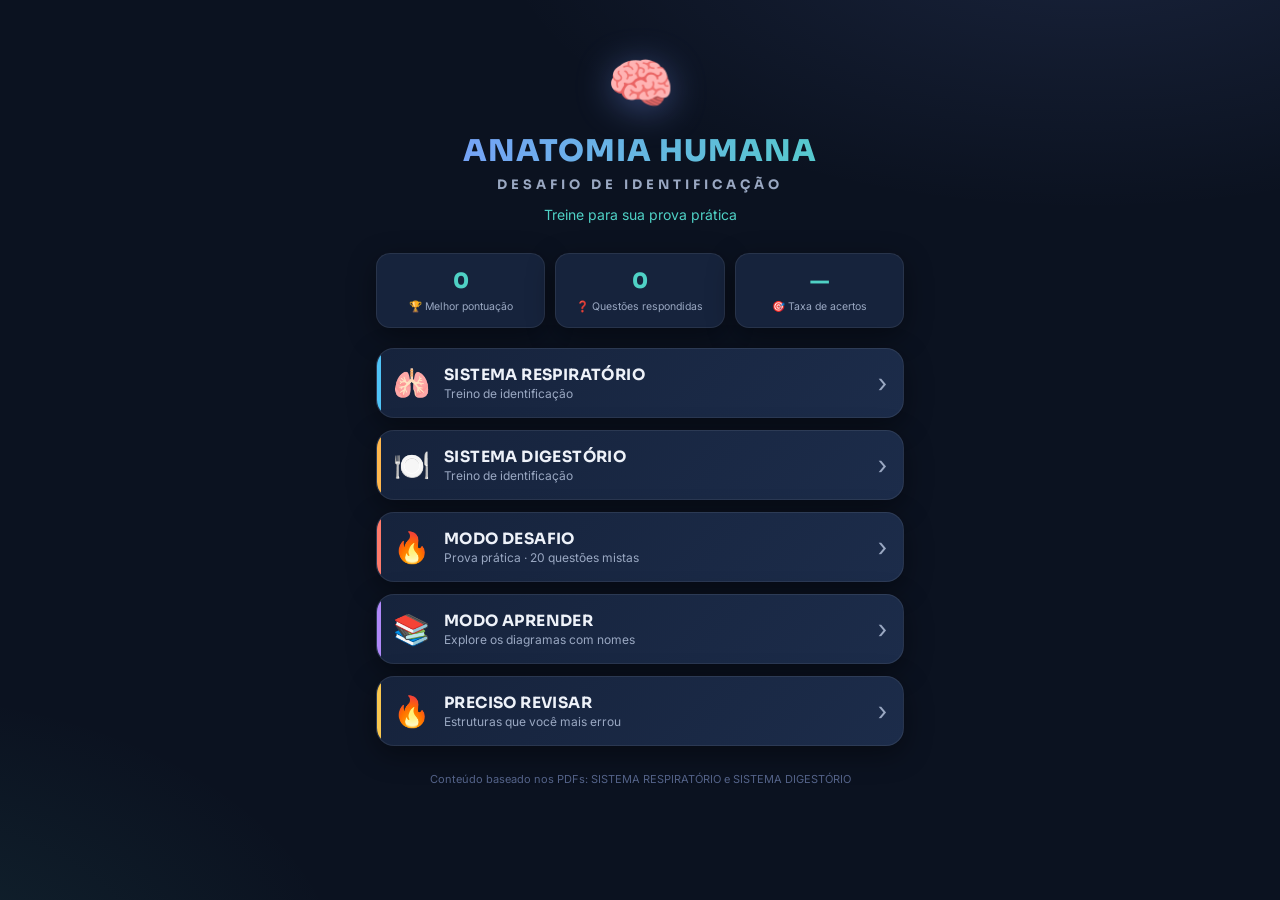
<file: anatomia/index.html>
<!DOCTYPE html>
<html lang="pt-BR">
<head>
<meta charset="UTF-8">
<meta name="viewport" content="width=device-width, initial-scale=1.0, viewport-fit=cover">
<meta name="theme-color" content="#0b1220">
<title>Anatomia Humana — Desafio de Identificação</title>
<link rel="preconnect" href="https://fonts.googleapis.com">
<link rel="preconnect" href="https://fonts.gstatic.com" crossorigin>
<link href="https://fonts.googleapis.com/css2?family=Sora:wght@400;600;700;800&family=Inter:wght@400;500;600;700&display=swap" rel="stylesheet">
<link rel="stylesheet" href="css/style.css">
</head>
<body>

<div id="app">

  <!-- ══════════════ TELA INICIAL ══════════════ -->
  <section id="screen-home" class="screen active">
    <header class="home-hero">
      <div class="hero-emoji">🧠</div>
      <h1>ANATOMIA HUMANA</h1>
      <p class="hero-sub">DESAFIO DE IDENTIFICAÇÃO</p>
      <p class="hero-tag">Treine para sua prova prática</p>
    </header>

    <div class="stats-row" id="home-stats">
      <div class="stat-card">
        <div class="stat-value" id="stat-best">0</div>
        <div class="stat-label">🏆 Melhor pontuação</div>
      </div>
      <div class="stat-card">
        <div class="stat-value" id="stat-answered">0</div>
        <div class="stat-label">❓ Questões respondidas</div>
      </div>
      <div class="stat-card">
        <div class="stat-value" id="stat-accuracy">—</div>
        <div class="stat-label">🎯 Taxa de acertos</div>
      </div>
    </div>

    <nav class="menu">
      <button class="menu-btn resp" onclick="App.startTreino('resp')">
        <span class="mb-icon">🫁</span>
        <span class="mb-text"><strong>SISTEMA RESPIRATÓRIO</strong><small>Treino de identificação</small></span>
        <span class="mb-arrow">›</span>
      </button>
      <button class="menu-btn dig" onclick="App.startTreino('dig')">
        <span class="mb-icon">🍽️</span>
        <span class="mb-text"><strong>SISTEMA DIGESTÓRIO</strong><small>Treino de identificação</small></span>
        <span class="mb-arrow">›</span>
      </button>
      <button class="menu-btn desafio" onclick="App.openDesafioSetup()">
        <span class="mb-icon">🔥</span>
        <span class="mb-text"><strong>MODO DESAFIO</strong><small>Prova prática · 20 questões mistas</small></span>
        <span class="mb-arrow">›</span>
      </button>
      <button class="menu-btn aprender" onclick="App.openLearnSystems()">
        <span class="mb-icon">📚</span>
        <span class="mb-text"><strong>MODO APRENDER</strong><small>Explore os diagramas com nomes</small></span>
        <span class="mb-arrow">›</span>
      </button>
      <button class="menu-btn revisar" onclick="App.openReview()">
        <span class="mb-icon">🔥</span>
        <span class="mb-text"><strong>PRECISO REVISAR</strong><small id="review-count-label">Estruturas que você mais errou</small></span>
        <span class="mb-arrow">›</span>
      </button>
    </nav>

    <footer class="home-foot">Conteúdo baseado nos PDFs: SISTEMA RESPIRATÓRIO e SISTEMA DIGESTÓRIO</footer>
  </section>

  <!-- ══════════════ MODO APRENDER: SISTEMAS ══════════════ -->
  <section id="screen-learn-systems" class="screen">
    <header class="topbar">
      <button class="back-btn" onclick="App.goHome()">‹</button>
      <h2>📚 Modo Aprender</h2>
    </header>
    <p class="screen-hint">Escolha um sistema para explorar as estruturas por região.</p>
    <div class="big-choice">
      <button class="choice-card resp" onclick="App.openLearnRegions('resp')">
        <span class="cc-icon">🫁</span>
        <strong>SISTEMA RESPIRATÓRIO</strong>
        <small id="learn-count-resp"></small>
      </button>
      <button class="choice-card dig" onclick="App.openLearnRegions('dig')">
        <span class="cc-icon">🍽️</span>
        <strong>SISTEMA DIGESTÓRIO</strong>
        <small id="learn-count-dig"></small>
      </button>
    </div>
  </section>

  <!-- ══════════════ MODO APRENDER: REGIÕES ══════════════ -->
  <section id="screen-learn-regions" class="screen">
    <header class="topbar">
      <button class="back-btn" onclick="App.openLearnSystems()">‹</button>
      <h2 id="learn-regions-title">Regiões</h2>
    </header>
    <div class="region-list" id="region-list"></div>
  </section>

  <!-- ══════════════ MODO APRENDER: VISUALIZAÇÃO ══════════════ -->
  <section id="screen-learn-view" class="screen">
    <header class="topbar">
      <button class="back-btn" id="learn-back-btn">‹</button>
      <h2 id="learn-view-title">Região</h2>
    </header>
    <div class="diagram-panel" id="learn-diagram"></div>
    <div class="learn-info-card" id="learn-info">
      <div class="li-top">
        <span class="li-num" id="learn-num">1</span>
        <div class="li-names">
          <div class="li-name" id="learn-name">—</div>
          <div class="li-desc" id="learn-desc"></div>
        </div>
      </div>
      <button class="flag-btn" id="learn-flag" onclick="App.toggleFlag()">🚩 Preciso revisar</button>
    </div>
    <div class="learn-nav">
      <button class="nav-btn" onclick="App.learnPrev()">‹ Anterior</button>
      <span class="learn-counter" id="learn-counter">1/10</span>
      <button class="nav-btn primary" onclick="App.learnNext()">Próxima ›</button>
    </div>
  </section>

  <!-- ══════════════ SETUP DO DESAFIO ══════════════ -->
  <section id="screen-desafio-setup" class="screen">
    <header class="topbar">
      <button class="back-btn" onclick="App.goHome()">‹</button>
      <h2>🔥 Modo Desafio</h2>
    </header>
    <div class="setup-card">
      <div class="setup-icon">💀</div>
      <h3>Prova Prática Simulada</h3>
      <ul class="setup-rules">
        <li>📝 20 questões aleatórias</li>
        <li>🫁🍽️ Respiratório + Digestório misturados</li>
        <li>🔢 4 alternativas por questão</li>
        <li>🚫 Sem dicas · sem segunda tentativa</li>
        <li>⭐ 10 pontos por acerto</li>
      </ul>
      <label class="toggle-row">
        <span>⏱️ Cronômetro</span>
        <input type="checkbox" id="timer-toggle" checked>
        <span class="toggle-ui"></span>
      </label>
      <button class="cta-btn" onclick="App.startDesafio()">COMEÇAR PROVA</button>
    </div>
  </section>

  <!-- ══════════════ QUIZ (TREINO / DESAFIO / REVISÃO) ══════════════ -->
  <section id="screen-quiz" class="screen">
    <header class="quiz-top">
      <button class="back-btn" onclick="App.quitQuiz()">✕</button>
      <div class="quiz-meta">
        <span class="quiz-mode-badge" id="quiz-mode-badge">TREINO</span>
        <span class="quiz-timer" id="quiz-timer" hidden>⏱ 00:00</span>
      </div>
      <div class="quiz-score" id="quiz-score">⭐ 0</div>
    </header>
    <div class="progress-track"><div class="progress-fill" id="quiz-progress"></div></div>
    <div class="quiz-counter" id="quiz-counter">Questão 1 de 10</div>

    <div class="diagram-panel quiz-diagram" id="quiz-diagram"></div>

    <p class="quiz-question">Qual é o nome desta estrutura?</p>

    <div class="options" id="quiz-options"></div>

    <div class="feedback" id="quiz-feedback" hidden>
      <div class="fb-banner" id="fb-banner"></div>
      <div class="fb-detail" id="fb-detail"></div>
      <div class="fb-actions" id="fb-actions"></div>
    </div>
  </section>

  <!-- ══════════════ RESULTADOS ══════════════ -->
  <section id="screen-results" class="screen">
    <div class="results-card">
      <div class="results-trophy" id="res-emoji">🏆</div>
      <h2>RESULTADO</h2>
      <div class="res-grade" id="res-grade">EXCELENTE</div>
      <div class="res-grid">
        <div class="res-item"><span id="res-correct">0</span><small>Acertos</small></div>
        <div class="res-item"><span id="res-wrong">0</span><small>Erros</small></div>
        <div class="res-item"><span id="res-pct">0%</span><small>Aproveitamento</small></div>
        <div class="res-item"><span id="res-score">0</span><small>Pontos</small></div>
      </div>
      <div class="res-time" id="res-time" hidden></div>
      <div class="res-newbest" id="res-newbest" hidden>🎉 Novo recorde de pontuação!</div>
      <div class="res-wrong-list-wrap" id="res-wrong-wrap" hidden>
        <h3>❌ Estruturas para revisar</h3>
        <div class="res-wrong-list" id="res-wrong-list"></div>
      </div>
      <div class="res-actions">
        <button class="cta-btn" id="res-retry-btn">🔄 Jogar novamente</button>
        <button class="nav-btn wide" onclick="App.goHome()">🏠 Menu principal</button>
      </div>
    </div>
  </section>

  <!-- ══════════════ PRECISO REVISAR ══════════════ -->
  <section id="screen-review" class="screen">
    <header class="topbar">
      <button class="back-btn" onclick="App.goHome()">‹</button>
      <h2>🔥 Preciso Revisar</h2>
    </header>
    <p class="screen-hint">Estruturas que você mais errou ou marcou para revisão. Elas aparecem com mais frequência nos quizzes.</p>
    <button class="cta-btn compact" id="review-train-btn" onclick="App.startRevisao()">🎯 Treinar estas estruturas</button>
    <div class="review-list" id="review-list"></div>
    <div class="review-empty" id="review-empty" hidden>
      <div class="re-icon">✨</div>
      <p>Nada por aqui ainda!<br>Jogue os modos de treino ou marque estruturas com 🚩 no Modo Aprender.</p>
    </div>
  </section>

</div>

<script src="js/data.js"></script>
<script src="js/app.js"></script>
</body>
</html>
</file>
<file: anatomia/css/style.css>
/* ═══════════ ANATOMIA HUMANA — ESTILO ═══════════ */
:root {
  --bg: #0b1220;
  --bg2: #0f1a2e;
  --card: #16233c;
  --card2: #1c2c4a;
  --line: rgba(255,255,255,0.08);
  --txt: #eef2f9;
  --muted: #9aa8c2;
  --accent: #4fd1c5;
  --accent2: #7c9bff;
  --resp: #4fc3f7;
  --dig: #ffb74d;
  --fire: #ff7a6b;
  --learn: #b088f9;
  --ok: #34d399;
  --bad: #f87171;
  --radius: 18px;
  --shadow: 0 8px 28px rgba(0,0,0,0.4);
}

* { margin:0; padding:0; box-sizing:border-box; -webkit-tap-highlight-color:transparent; }

html, body { height:100%; }
body {
  font-family: 'Inter', system-ui, sans-serif;
  background:
    radial-gradient(1000px 500px at 85% -10%, rgba(124,155,255,0.13), transparent 60%),
    radial-gradient(800px 500px at -10% 110%, rgba(79,209,197,0.10), transparent 60%),
    var(--bg);
  color: var(--txt);
  min-height: 100dvh;
  line-height: 1.45;
}

#app { max-width: 520px; margin: 0 auto; padding: 18px 16px 40px; }

h1,h2,h3 { font-family:'Sora', 'Inter', sans-serif; }

/* ── telas ── */
.screen { display:none; animation: fadeIn .3s ease both; }
.screen.active { display:block; }
@keyframes fadeIn { from { opacity:0; transform: translateY(10px);} to {opacity:1; transform:none;} }

/* ── home ── */
.home-hero { text-align:center; padding: 26px 8px 20px; }
.hero-emoji { font-size: 54px; filter: drop-shadow(0 6px 18px rgba(124,155,255,0.4)); animation: float 3.5s ease-in-out infinite; }
@keyframes float { 0%,100%{transform:translateY(0);} 50%{transform:translateY(-7px);} }
.home-hero h1 {
  font-size: 30px; font-weight: 800; letter-spacing: 1px; margin-top: 8px;
  background: linear-gradient(90deg, #7c9bff, #4fd1c5);
  -webkit-background-clip:text; background-clip:text; -webkit-text-fill-color:transparent;
}
.hero-sub { font-family:'Sora'; font-weight:700; font-size:13px; letter-spacing:4px; color:var(--muted); margin-top:2px; }
.hero-tag { margin-top:10px; font-size:14px; color:var(--accent); }

.stats-row { display:grid; grid-template-columns: repeat(3,1fr); gap:10px; margin: 8px 0 20px; }
.stat-card {
  background: var(--card); border:1px solid var(--line); border-radius: 14px;
  padding: 12px 6px; text-align:center; box-shadow: var(--shadow);
}
.stat-value { font-family:'Sora'; font-size: 21px; font-weight:800; color: var(--accent); }
.stat-label { font-size: 10.5px; color: var(--muted); margin-top:3px; }

.menu { display:flex; flex-direction:column; gap:12px; }
.menu-btn {
  display:flex; align-items:center; gap:14px; width:100%;
  background: linear-gradient(135deg, var(--card), var(--card2));
  border:1px solid var(--line); border-radius: var(--radius);
  padding: 16px 16px; color: var(--txt); cursor:pointer;
  font-family:'Inter'; text-align:left; box-shadow: var(--shadow);
  transition: transform .15s ease, border-color .15s ease;
  position:relative; overflow:hidden;
}
.menu-btn::before {
  content:''; position:absolute; left:0; top:0; bottom:0; width:4px; border-radius:4px;
}
.menu-btn.resp::before { background: var(--resp); }
.menu-btn.dig::before { background: var(--dig); }
.menu-btn.desafio::before { background: var(--fire); }
.menu-btn.aprender::before { background: var(--learn); }
.menu-btn.revisar::before { background: #f9c74f; }
.menu-btn:active { transform: scale(0.97); }
.mb-icon { font-size: 30px; }
.mb-text { flex:1; display:flex; flex-direction:column; gap:2px; }
.mb-text strong { font-family:'Sora'; font-size: 15.5px; letter-spacing:0.4px; }
.mb-text small { color: var(--muted); font-size: 12px; }
.mb-arrow { font-size: 26px; color: var(--muted); }

.home-foot { text-align:center; color: #55648a; font-size:11px; margin-top: 26px; padding: 0 20px; }

/* ── topo genérico ── */
.topbar { display:flex; align-items:center; gap:12px; padding: 8px 0 16px; }
.topbar h2 { font-size: 19px; flex:1; }
.back-btn {
  width:42px; height:42px; border-radius: 13px; border:1px solid var(--line);
  background: var(--card); color: var(--txt); font-size: 22px; cursor:pointer;
  display:flex; align-items:center; justify-content:center; flex:none;
  transition: transform .12s ease;
}
.back-btn:active { transform: scale(0.92); }
.screen-hint { color: var(--muted); font-size: 13.5px; margin-bottom: 16px; }

/* ── escolha grande (modo aprender) ── */
.big-choice { display:flex; flex-direction:column; gap:14px; }
.choice-card {
  background: linear-gradient(135deg, var(--card), var(--card2));
  border:1px solid var(--line); border-radius: var(--radius);
  padding: 26px 16px; color:var(--txt); cursor:pointer; text-align:center;
  display:flex; flex-direction:column; gap:6px; align-items:center;
  box-shadow: var(--shadow); transition: transform .15s ease;
}
.choice-card:active { transform: scale(0.97); }
.choice-card .cc-icon { font-size: 42px; }
.choice-card strong { font-family:'Sora'; font-size:16px; letter-spacing:0.5px; }
.choice-card small { color:var(--muted); font-size:12.5px; }
.choice-card.resp { border-top: 3px solid var(--resp); }
.choice-card.dig { border-top: 3px solid var(--dig); }

/* ── lista de regiões ── */
.region-list { display:flex; flex-direction:column; gap:10px; }
.region-item {
  display:flex; align-items:center; gap:12px; background:var(--card);
  border:1px solid var(--line); border-radius:15px; padding:14px;
  color:var(--txt); cursor:pointer; text-align:left; width:100%;
  transition: transform .12s ease;
}
.region-item:active { transform: scale(0.97); }
.region-item .ri-icon { font-size:24px; width:34px; text-align:center; }
.region-item .ri-name { flex:1; font-family:'Sora'; font-weight:600; font-size:14px; }
.region-item .ri-count { font-size:12px; color:var(--muted); background:var(--bg2); padding:4px 10px; border-radius:20px; }

/* ── painel do diagrama ── */
.diagram-panel {
  background: radial-gradient(400px 250px at 50% 30%, #1b2a47, #121d33);
  border:1px solid var(--line); border-radius: var(--radius);
  overflow:hidden; box-shadow: var(--shadow);
  position:relative;
}
.diagram-panel svg { display:block; width:100%; height:auto; }

/* marcadores */
.marker-dot circle.pulse { animation: pulse 1.4s ease-out infinite; transform-origin: center; }
@keyframes pulse { 0% { opacity:.8; } 70% { opacity:0; } 100% { opacity:0; } }
.hotspot { cursor:pointer; }

/* ── modo aprender: card info ── */
.learn-info-card {
  background: var(--card); border:1px solid var(--line); border-radius: var(--radius);
  padding: 14px; margin-top: 14px; box-shadow: var(--shadow);
}
.li-top { display:flex; gap:12px; align-items:flex-start; }
.li-num {
  flex:none; width:36px; height:36px; border-radius:50%;
  background: linear-gradient(135deg, var(--accent2), var(--accent));
  color:#0b1220; font-weight:800; font-family:'Sora';
  display:flex; align-items:center; justify-content:center; font-size:15px;
}
.li-name { font-family:'Sora'; font-weight:700; font-size:16.5px; }
.li-desc { color:var(--muted); font-size:13px; margin-top:3px; }
.flag-btn {
  margin-top: 12px; width:100%; padding: 11px; border-radius: 12px;
  border:1.5px dashed rgba(249,199,79,0.45); background: transparent;
  color:#f9c74f; font-weight:600; font-size:13.5px; cursor:pointer; font-family:'Inter';
  transition: background .15s ease;
}
.flag-btn.flagged { background: rgba(249,199,79,0.15); border-style: solid; }

.learn-nav { display:flex; align-items:center; gap:10px; margin-top:14px; }
.learn-counter { color:var(--muted); font-size:13px; min-width:52px; text-align:center; font-variant-numeric: tabular-nums; }
.nav-btn {
  flex:1; padding: 14px; border-radius: 14px; border:1px solid var(--line);
  background: var(--card); color: var(--txt); font-weight:700; font-size:14.5px;
  cursor:pointer; font-family:'Sora'; transition: transform .12s ease;
}
.nav-btn:active { transform: scale(0.95); }
.nav-btn.primary { background: linear-gradient(135deg, #5f7cff, #4fd1c5); border:none; color:#081020; }
.nav-btn.wide { width:100%; flex:none; }

/* ── setup desafio ── */
.setup-card {
  background: var(--card); border:1px solid var(--line); border-radius: var(--radius);
  padding: 24px 20px; text-align:center; box-shadow: var(--shadow);
}
.setup-icon { font-size: 46px; }
.setup-card h3 { margin: 10px 0 14px; font-size: 19px; }
.setup-rules { list-style:none; text-align:left; display:flex; flex-direction:column; gap:9px; margin-bottom: 18px; }
.setup-rules li { background: var(--bg2); border-radius: 11px; padding: 10px 13px; font-size: 13.5px; }
.toggle-row {
  display:flex; align-items:center; justify-content:space-between; gap:10px;
  background: var(--bg2); border-radius: 11px; padding: 11px 13px; margin-bottom: 18px;
  font-size: 14px; cursor:pointer;
}
.toggle-row input { display:none; }
.toggle-ui {
  width: 46px; height: 26px; border-radius: 20px; background: #2a3a5c; position:relative;
  transition: background .2s ease; flex:none;
}
.toggle-ui::after {
  content:''; position:absolute; top:3px; left:3px; width:20px; height:20px; border-radius:50%;
  background:#fff; transition: left .2s ease;
}
.toggle-row input:checked + .toggle-ui { background: var(--accent); }
.toggle-row input:checked + .toggle-ui::after { left: 23px; }

.cta-btn {
  width:100%; padding: 16px; border-radius: 15px; border:none;
  background: linear-gradient(135deg, #ff8f6b, #ff5d73);
  color:#fff; font-family:'Sora'; font-weight:800; font-size:16px; letter-spacing:0.6px;
  cursor:pointer; box-shadow: 0 8px 24px rgba(255,93,115,0.35);
  transition: transform .12s ease;
}
.cta-btn:active { transform: scale(0.96); }
.cta-btn.compact { padding: 13px; font-size: 14px; margin-bottom: 16px; }

/* ── quiz ── */
.quiz-top { display:flex; align-items:center; gap:10px; padding: 6px 0 12px; }
.quiz-meta { flex:1; display:flex; align-items:center; gap:10px; }
.quiz-mode-badge {
  font-family:'Sora'; font-size:11px; font-weight:700; letter-spacing:1px;
  background: var(--card2); border:1px solid var(--line); border-radius: 20px; padding: 5px 12px;
  color: var(--accent2);
}
.quiz-timer { font-size:13px; color:var(--muted); font-variant-numeric: tabular-nums; }
.quiz-score { font-family:'Sora'; font-weight:800; font-size:16px; color:#f9c74f; }

.progress-track { height:8px; border-radius:8px; background: var(--card); overflow:hidden; }
.progress-fill {
  height:100%; width:0%; border-radius:8px;
  background: linear-gradient(90deg, var(--accent2), var(--accent));
  transition: width .35s ease;
}
.quiz-counter { font-size:12px; color:var(--muted); margin: 8px 2px 12px; }

.quiz-question { font-family:'Sora'; font-weight:700; font-size:16.5px; text-align:center; margin: 14px 0 12px; }

.options { display:flex; flex-direction:column; gap:10px; }
.opt-btn {
  display:flex; align-items:center; gap:12px; width:100%;
  background: var(--card); border:1.5px solid var(--line); border-radius: 14px;
  padding: 13px 14px; color:var(--txt); cursor:pointer; text-align:left;
  font-size: 14px; font-weight:500; font-family:'Inter';
  transition: transform .1s ease, border-color .15s ease, background .15s ease;
}
.opt-btn:active { transform: scale(0.98); }
.opt-letter {
  flex:none; width:30px; height:30px; border-radius: 9px; background: var(--bg2);
  display:flex; align-items:center; justify-content:center;
  font-family:'Sora'; font-weight:700; font-size:13px; color: var(--accent2);
}
.opt-btn.correct { border-color: var(--ok); background: rgba(52,211,153,0.13); }
.opt-btn.correct .opt-letter { background: var(--ok); color:#06281b; }
.opt-btn.wrong { border-color: var(--bad); background: rgba(248,113,113,0.12); animation: shake .35s ease; }
.opt-btn.wrong .opt-letter { background: var(--bad); color:#3a0d0d; }
.opt-btn.dim { opacity: 0.45; pointer-events:none; }
.opt-btn:disabled { cursor: default; }
@keyframes shake { 0%,100%{transform:translateX(0);} 25%{transform:translateX(-6px);} 75%{transform:translateX(6px);} }

/* ── feedback ── */
.feedback { margin-top: 14px; animation: fadeIn .25s ease both; }
.fb-banner {
  font-family:'Sora'; font-weight:800; font-size:17px; text-align:center;
  border-radius: 13px; padding: 11px;
}
.fb-banner.ok { background: rgba(52,211,153,0.15); color: var(--ok); border:1px solid rgba(52,211,153,0.4); }
.fb-banner.bad { background: rgba(248,113,113,0.13); color: var(--bad); border:1px solid rgba(248,113,113,0.4); }
.fb-detail { margin-top:10px; background: var(--card); border:1px solid var(--line); border-radius: 13px; padding: 12px 14px; font-size: 13.5px; color: var(--muted); }
.fb-detail strong { color: var(--txt); }
.fb-actions { display:flex; gap:10px; margin-top: 12px; }
.fb-actions .nav-btn { padding: 13px; }

/* ── resultados ── */
.results-card {
  background: var(--card); border:1px solid var(--line); border-radius: 22px;
  padding: 28px 20px; text-align:center; box-shadow: var(--shadow); margin-top: 12px;
}
.results-trophy { font-size: 56px; animation: pop .5s cubic-bezier(.2,1.6,.4,1) both; }
@keyframes pop { from { transform: scale(0); } to { transform: scale(1); } }
.results-card h2 { letter-spacing: 3px; font-size: 20px; margin-top: 8px; color: var(--muted); }
.res-grade { font-family:'Sora'; font-weight:800; font-size: 25px; margin: 8px 0 18px; }
.res-grid { display:grid; grid-template-columns: repeat(2,1fr); gap:10px; }
.res-item { background: var(--bg2); border-radius: 14px; padding: 14px 8px; }
.res-item span { font-family:'Sora'; font-weight:800; font-size: 23px; display:block; }
.res-item small { color: var(--muted); font-size: 11.5px; }
.res-time { margin-top: 12px; color: var(--muted); font-size: 13px; }
.res-newbest { margin-top: 14px; background: rgba(249,199,79,0.14); border:1px solid rgba(249,199,79,0.4); color:#f9c74f; border-radius: 12px; padding: 10px; font-weight:700; font-size:14px; }
.res-wrong-list-wrap { margin-top: 20px; text-align:left; }
.res-wrong-list-wrap h3 { font-size: 14px; margin-bottom: 10px; color: var(--bad); }
.res-wrong-list { display:flex; flex-direction:column; gap:8px; max-height: 220px; overflow-y:auto; }
.rw-item { background: var(--bg2); border-left: 3px solid var(--bad); border-radius: 10px; padding: 9px 12px; font-size: 13px; }
.rw-item small { display:block; color: var(--muted); font-size: 11px; margin-top: 2px; }
.res-actions { display:flex; flex-direction:column; gap:10px; margin-top: 22px; }

/* ── revisar ── */
.review-list { display:flex; flex-direction:column; gap:10px; }
.review-item {
  display:flex; align-items:center; gap:12px; background:var(--card);
  border:1px solid var(--line); border-radius:14px; padding:12px 14px;
}
.rv-rank { font-family:'Sora'; font-weight:800; color:var(--fire); font-size:15px; width: 26px; }
.rv-info { flex:1; }
.rv-name { font-weight:600; font-size:13.5px; }
.rv-meta { color:var(--muted); font-size:11.5px; margin-top:2px; }
.rv-pct { font-family:'Sora'; font-weight:800; font-size:14px; }
.rv-flag { font-size: 15px; }
.review-empty { text-align:center; padding: 40px 24px; color: var(--muted); }
.re-icon { font-size: 44px; margin-bottom: 12px; }

@media (min-width: 700px) {
  #app { max-width: 560px; }
}
</file>
